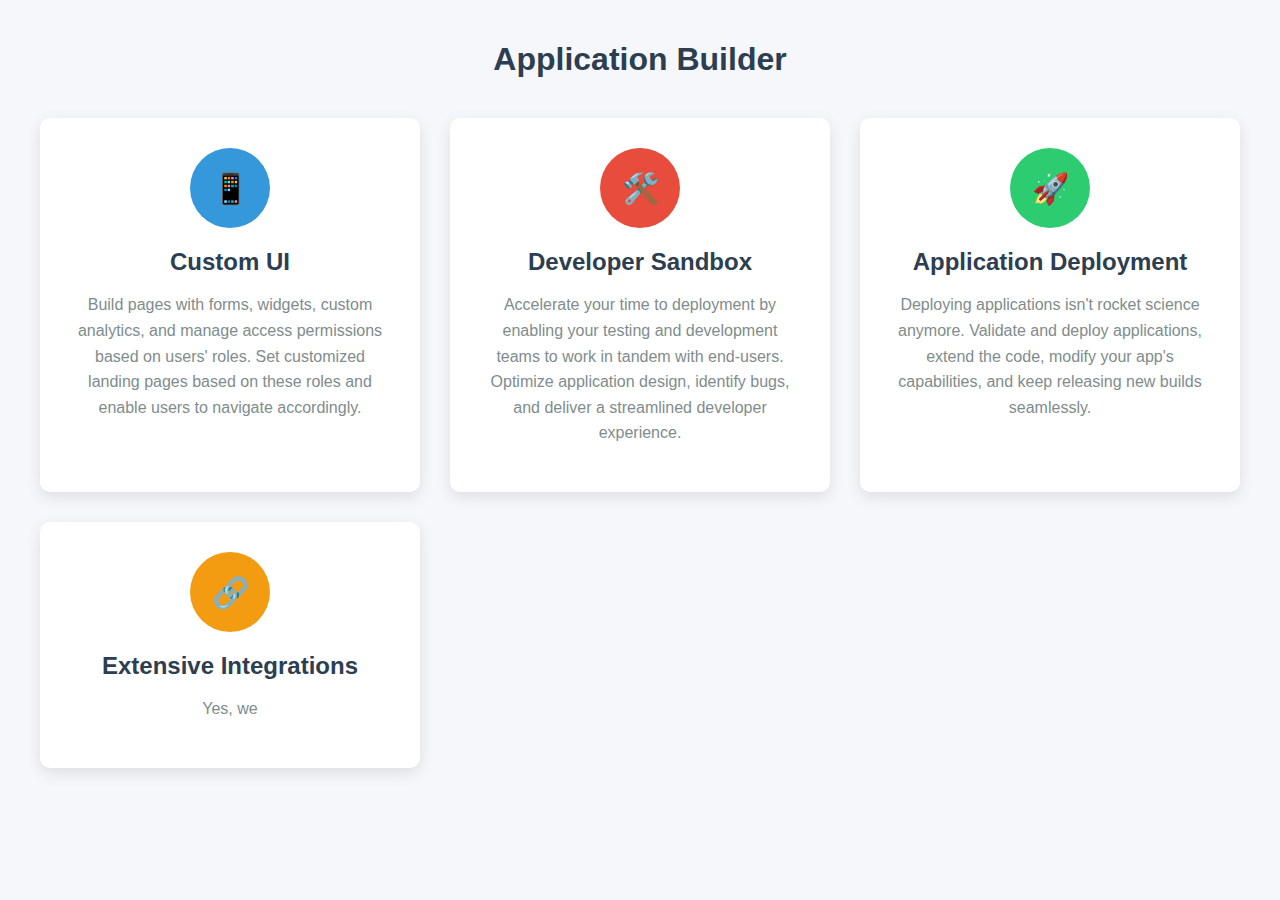
<file: code/style/index2.html>
<!DOCTYPE html>
<html lang="en">
<head>
    <meta charset="UTF-8">
    <meta name="viewport" content="width=device-width, initial-scale=1.0">
    <title>Application Builder Cards</title>
    <style>
        body {
            font-family: 'Arial', sans-serif;
            max-width: 1200px;
            margin: 0 auto;
            padding: 20px;
            background-color: #f5f7fa;
        }
        
        h1 {
            text-align: center;
            color: #2c3e50;
            margin-bottom: 40px;
        }
        
        .cards-container {
            display: grid;
            grid-template-columns: repeat(auto-fit, minmax(300px, 1fr));
            gap: 30px;
        }
        
        .card {
            background: white;
            border-radius: 10px;
            padding: 30px;
            box-shadow: 0 5px 15px rgba(0,0,0,0.1);
            transition: transform 0.3s ease;
            position: relative;
            overflow: hidden;
        }
        
        .card:hover {
            transform: translateY(-5px);
        }
        
        .card-icon {
            width: 80px;
            height: 80px;
            background: #3498db;
            border-radius: 50%;
            display: flex;
            align-items: center;
            justify-content: center;
            margin: 0 auto 20px;
            color: white;
            font-size: 30px;
            transition: transform 0.3s ease;
        }
        
        .card:hover .card-icon {
            transform: scale(1.1);
        }
        
        .card h2 {
            color: #2c3e50;
            text-align: center;
            margin-bottom: 15px;
        }
        
        .card p {
            color: #7f8c8d;
            line-height: 1.6;
            text-align: center;
        }
        
        /* Different colors for each icon */
        .card:nth-child(1) .card-icon { background: #3498db; }
        .card:nth-child(2) .card-icon { background: #e74c3c; }
        .card:nth-child(3) .card-icon { background: #2ecc71; }
        .card:nth-child(4) .card-icon { background: #f39c12; }
        .card:nth-child(5) .card-icon { background: #9b59b6; }
    </style>
</head>
<body>
    <h1>Application Builder</h1>
    
    <div class="cards-container">
        <div class="card">
            <div class="card-icon">📱</div>
            <h2>Custom UI</h2>
            <p>Build pages with forms, widgets, custom analytics, and manage access permissions based on users' roles. Set customized landing pages based on these roles and enable users to navigate accordingly.</p>
        </div>
        
        <div class="card">
            <div class="card-icon">🛠️</div>
            <h2>Developer Sandbox</h2>
            <p>Accelerate your time to deployment by enabling your testing and development teams to work in tandem with end-users. Optimize application design, identify bugs, and deliver a streamlined developer experience.</p>
        </div>
        
        <div class="card">
            <div class="card-icon">🚀</div>
            <h2>Application Deployment</h2>
            <p>Deploying applications isn't rocket science anymore. Validate and deploy applications, extend the code, modify your app's capabilities, and keep releasing new builds seamlessly.</p>
        </div>
        
        <div class="card">
            <div class="card-icon">🔗</div>
            <h2>Extensive Integrations</h2>
            <p>Yes, we
</file>
